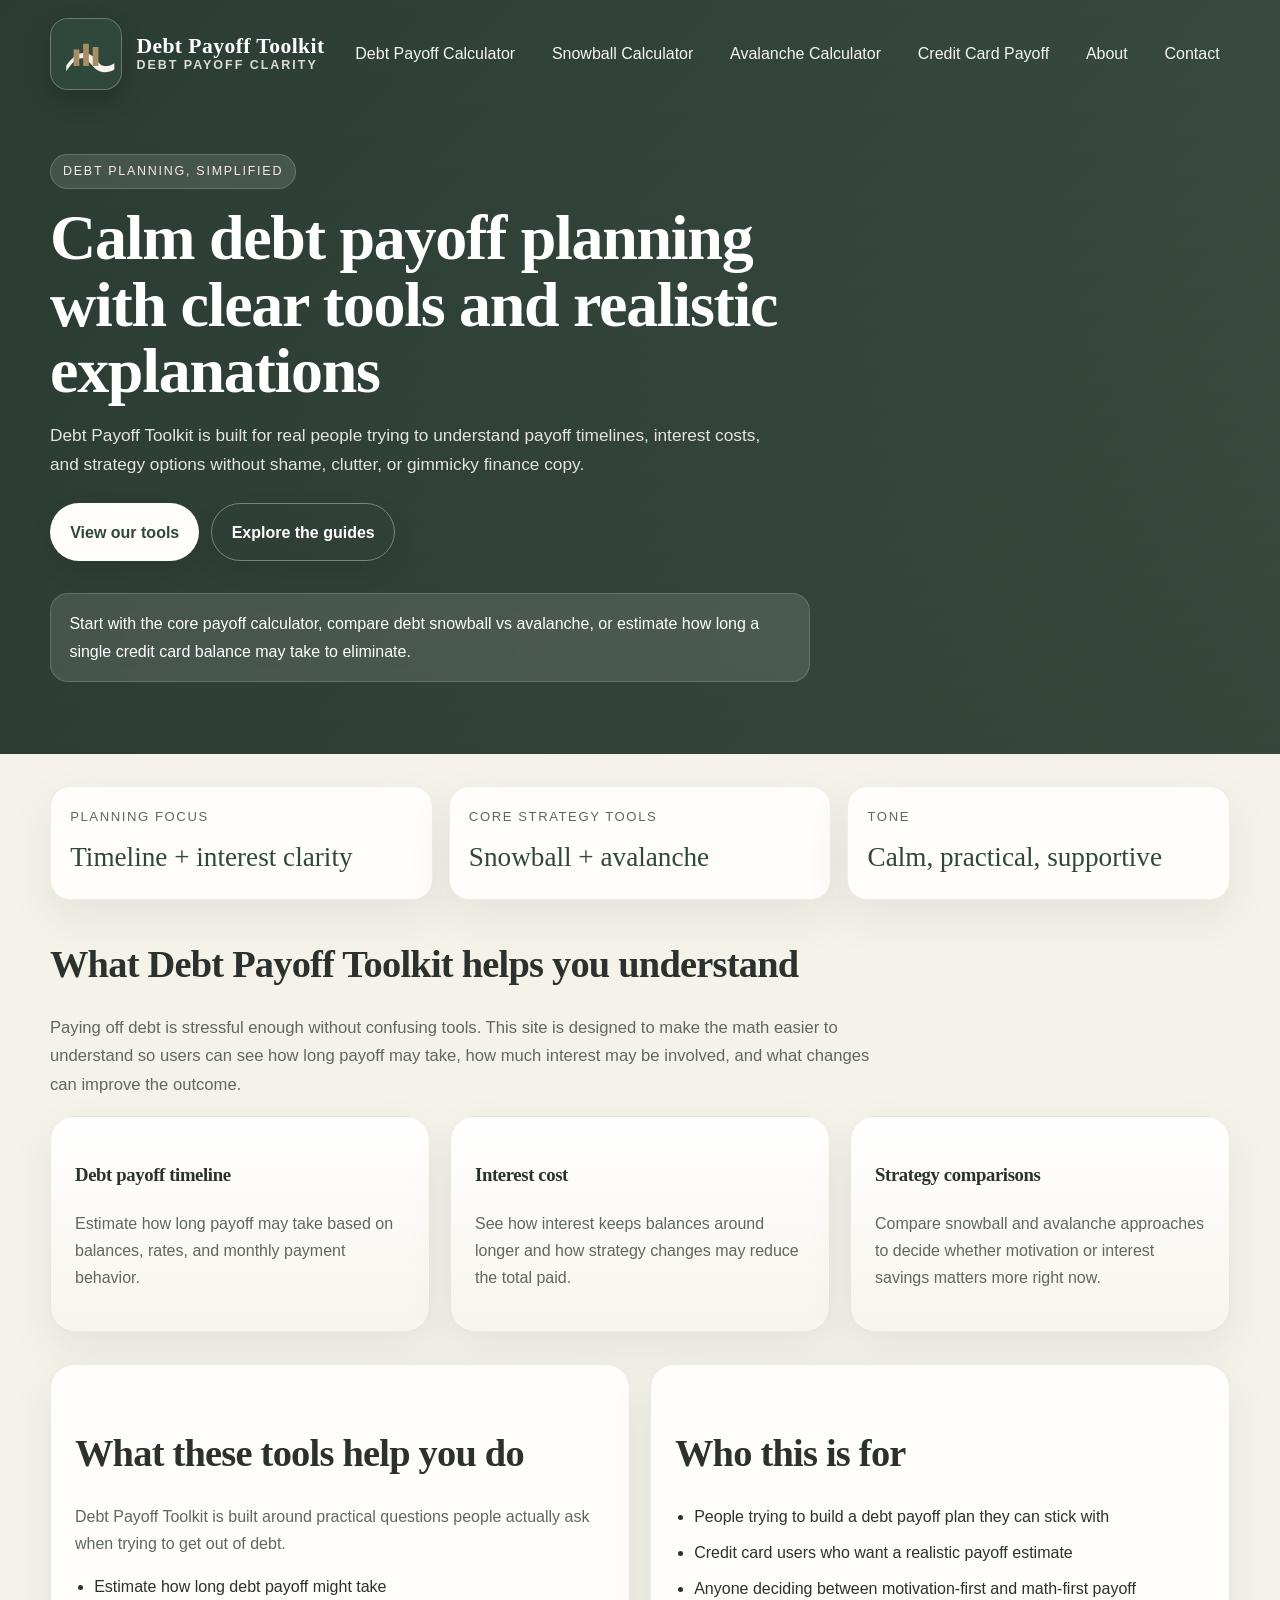
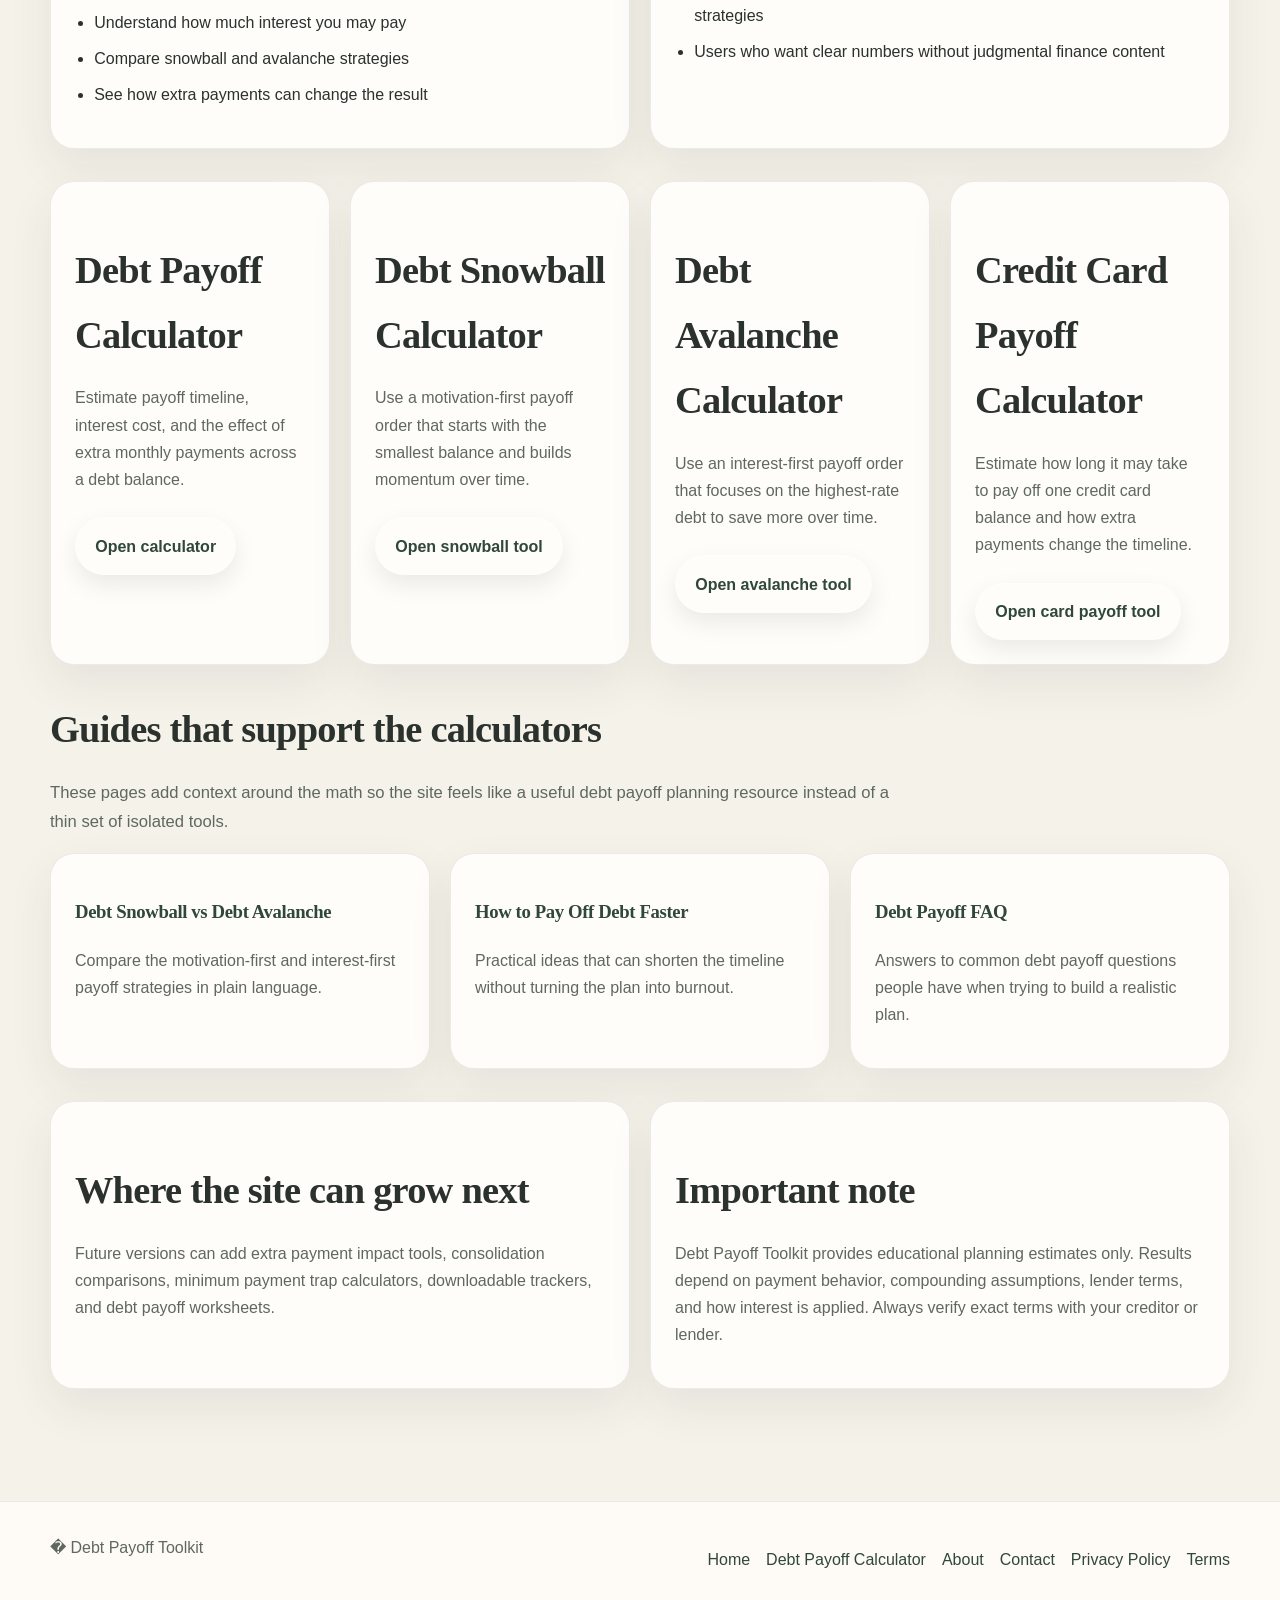
<file: index.html>
<!DOCTYPE html>
<html lang="en">
<head>
  <meta charset="UTF-8" />
  <meta name="viewport" content="width=device-width, initial-scale=1.0" />
  <title>Debt Payoff Toolkit | Debt Payoff Calculators and Planning Tools</title>
  <meta name="description" content="Debt Payoff Toolkit helps you estimate payoff timelines, compare snowball vs avalanche, and build a calmer, more realistic debt payoff plan." />
  <link rel="icon" type="image/svg+xml" href="assets/favicon.svg" />
  <link rel="stylesheet" href="styles.css" />
  <script src="scripts.js" defer></script>
</head>
<body>
  <header class="site-header">
    <div class="container">
      <div class="topbar">
        <a class="brand" href="index.html" aria-label="Debt Payoff Toolkit home">
          <img class="brand-logo" src="assets/debtpayofftoolkit-logo.svg" alt="Debt Payoff Toolkit logo" />
          <span class="brand-copy">
            <span class="brand-name">Debt Payoff Toolkit</span>
            <span class="brand-tag">Debt payoff clarity</span>
          </span>
        </a>
        <nav class="nav">
          <a href="debt-payoff-calculator.html">Debt Payoff Calculator</a>
          <a href="debt-snowball-calculator.html">Snowball Calculator</a>
          <a href="debt-avalanche-calculator.html">Avalanche Calculator</a>
          <a href="credit-card-payoff-calculator.html">Credit Card Payoff</a>
          <a href="about.html">About</a>
          <a href="contact.html">Contact</a>
        </nav>
      </div>
      <div class="hero">
        <span class="eyebrow">Debt planning, simplified</span>
        <h1>Calm debt payoff planning with clear tools and realistic explanations</h1>
        <p class="hero-subtitle">Debt Payoff Toolkit is built for real people trying to understand payoff timelines, interest costs, and strategy options without shame, clutter, or gimmicky finance copy.</p>
        <div class="hero-actions">
          <a class="button" href="#tools">View our tools</a>
          <a class="button secondary" href="#guides">Explore the guides</a>
        </div>
        <div class="hero-panel">Start with the core payoff calculator, compare debt snowball vs avalanche, or estimate how long a single credit card balance may take to eliminate.</div>
      </div>
    </div>
  </header>

  <main class="page-shell">
    <div class="container">
      <section class="section stat-grid">
        <div class="stat">
          <div class="stat-label">Planning focus</div>
          <div class="stat-value">Timeline + interest clarity</div>
        </div>
        <div class="stat">
          <div class="stat-label">Core strategy tools</div>
          <div class="stat-value">Snowball + avalanche</div>
        </div>
        <div class="stat">
          <div class="stat-label">Tone</div>
          <div class="stat-value">Calm, practical, supportive</div>
        </div>
      </section>

      <section class="section">
        <h2>What Debt Payoff Toolkit helps you understand</h2>
        <p class="lead">Paying off debt is stressful enough without confusing tools. This site is designed to make the math easier to understand so users can see how long payoff may take, how much interest may be involved, and what changes can improve the outcome.</p>
        <div class="grid">
          <div class="card feature-card">
            <h3>Debt payoff timeline</h3>
            <p>Estimate how long payoff may take based on balances, rates, and monthly payment behavior.</p>
          </div>
          <div class="card feature-card">
            <h3>Interest cost</h3>
            <p>See how interest keeps balances around longer and how strategy changes may reduce the total paid.</p>
          </div>
          <div class="card feature-card">
            <h3>Strategy comparisons</h3>
            <p>Compare snowball and avalanche approaches to decide whether motivation or interest savings matters more right now.</p>
          </div>
        </div>
      </section>

      <section class="section grid">
        <div class="card">
          <h2>What these tools help you do</h2>
          <p>Debt Payoff Toolkit is built around practical questions people actually ask when trying to get out of debt.</p>
          <ul class="checklist">
            <li>Estimate how long debt payoff might take</li>
            <li>Understand how much interest you may pay</li>
            <li>Compare snowball and avalanche strategies</li>
            <li>See how extra payments can change the result</li>
          </ul>
        </div>
        <div class="card">
          <h2>Who this is for</h2>
          <ul class="checklist">
            <li>People trying to build a debt payoff plan they can stick with</li>
            <li>Credit card users who want a realistic payoff estimate</li>
            <li>Anyone deciding between motivation-first and math-first payoff strategies</li>
            <li>Users who want clear numbers without judgmental finance content</li>
          </ul>
        </div>
      </section>

      <section id="tools" class="section grid">
        <div class="card"><h2>Debt Payoff Calculator</h2><p>Estimate payoff timeline, interest cost, and the effect of extra monthly payments across a debt balance.</p><div class="hero-actions"><a class="button" href="debt-payoff-calculator.html">Open calculator</a></div></div>
        <div class="card"><h2>Debt Snowball Calculator</h2><p>Use a motivation-first payoff order that starts with the smallest balance and builds momentum over time.</p><div class="hero-actions"><a class="button" href="debt-snowball-calculator.html">Open snowball tool</a></div></div>
        <div class="card"><h2>Debt Avalanche Calculator</h2><p>Use an interest-first payoff order that focuses on the highest-rate debt to save more over time.</p><div class="hero-actions"><a class="button" href="debt-avalanche-calculator.html">Open avalanche tool</a></div></div>
        <div class="card"><h2>Credit Card Payoff Calculator</h2><p>Estimate how long it may take to pay off one credit card balance and how extra payments change the timeline.</p><div class="hero-actions"><a class="button" href="credit-card-payoff-calculator.html">Open card payoff tool</a></div></div>
      </section>

      <section id="guides" class="section">
        <h2>Guides that support the calculators</h2>
        <p class="lead">These pages add context around the math so the site feels like a useful debt payoff planning resource instead of a thin set of isolated tools.</p>
        <div class="grid">
          <a class="card" href="snowball-vs-avalanche.html"><h3>Debt Snowball vs Debt Avalanche</h3><p>Compare the motivation-first and interest-first payoff strategies in plain language.</p></a>
          <a class="card" href="how-to-pay-off-debt-faster.html"><h3>How to Pay Off Debt Faster</h3><p>Practical ideas that can shorten the timeline without turning the plan into burnout.</p></a>
          <a class="card" href="debt-payoff-faq.html"><h3>Debt Payoff FAQ</h3><p>Answers to common debt payoff questions people have when trying to build a realistic plan.</p></a>
        </div>
      </section>

      <section class="section grid">
        <div class="card"><h2>Where the site can grow next</h2><p>Future versions can add extra payment impact tools, consolidation comparisons, minimum payment trap calculators, downloadable trackers, and debt payoff worksheets.</p></div>
        <div class="card"><h2>Important note</h2><p class="muted">Debt Payoff Toolkit provides educational planning estimates only. Results depend on payment behavior, compounding assumptions, lender terms, and how interest is applied. Always verify exact terms with your creditor or lender.</p></div>
      </section>
    </div>
  </main>

  <footer class="site-footer"><div class="container"><div>� Debt Payoff Toolkit</div><div class="footer-links"><a href="index.html">Home</a><a href="debt-payoff-calculator.html">Debt Payoff Calculator</a><a href="about.html">About</a><a href="contact.html">Contact</a><a href="privacy.html">Privacy Policy</a><a href="terms.html">Terms</a></div></div></footer>
</body>
</html>
</file>
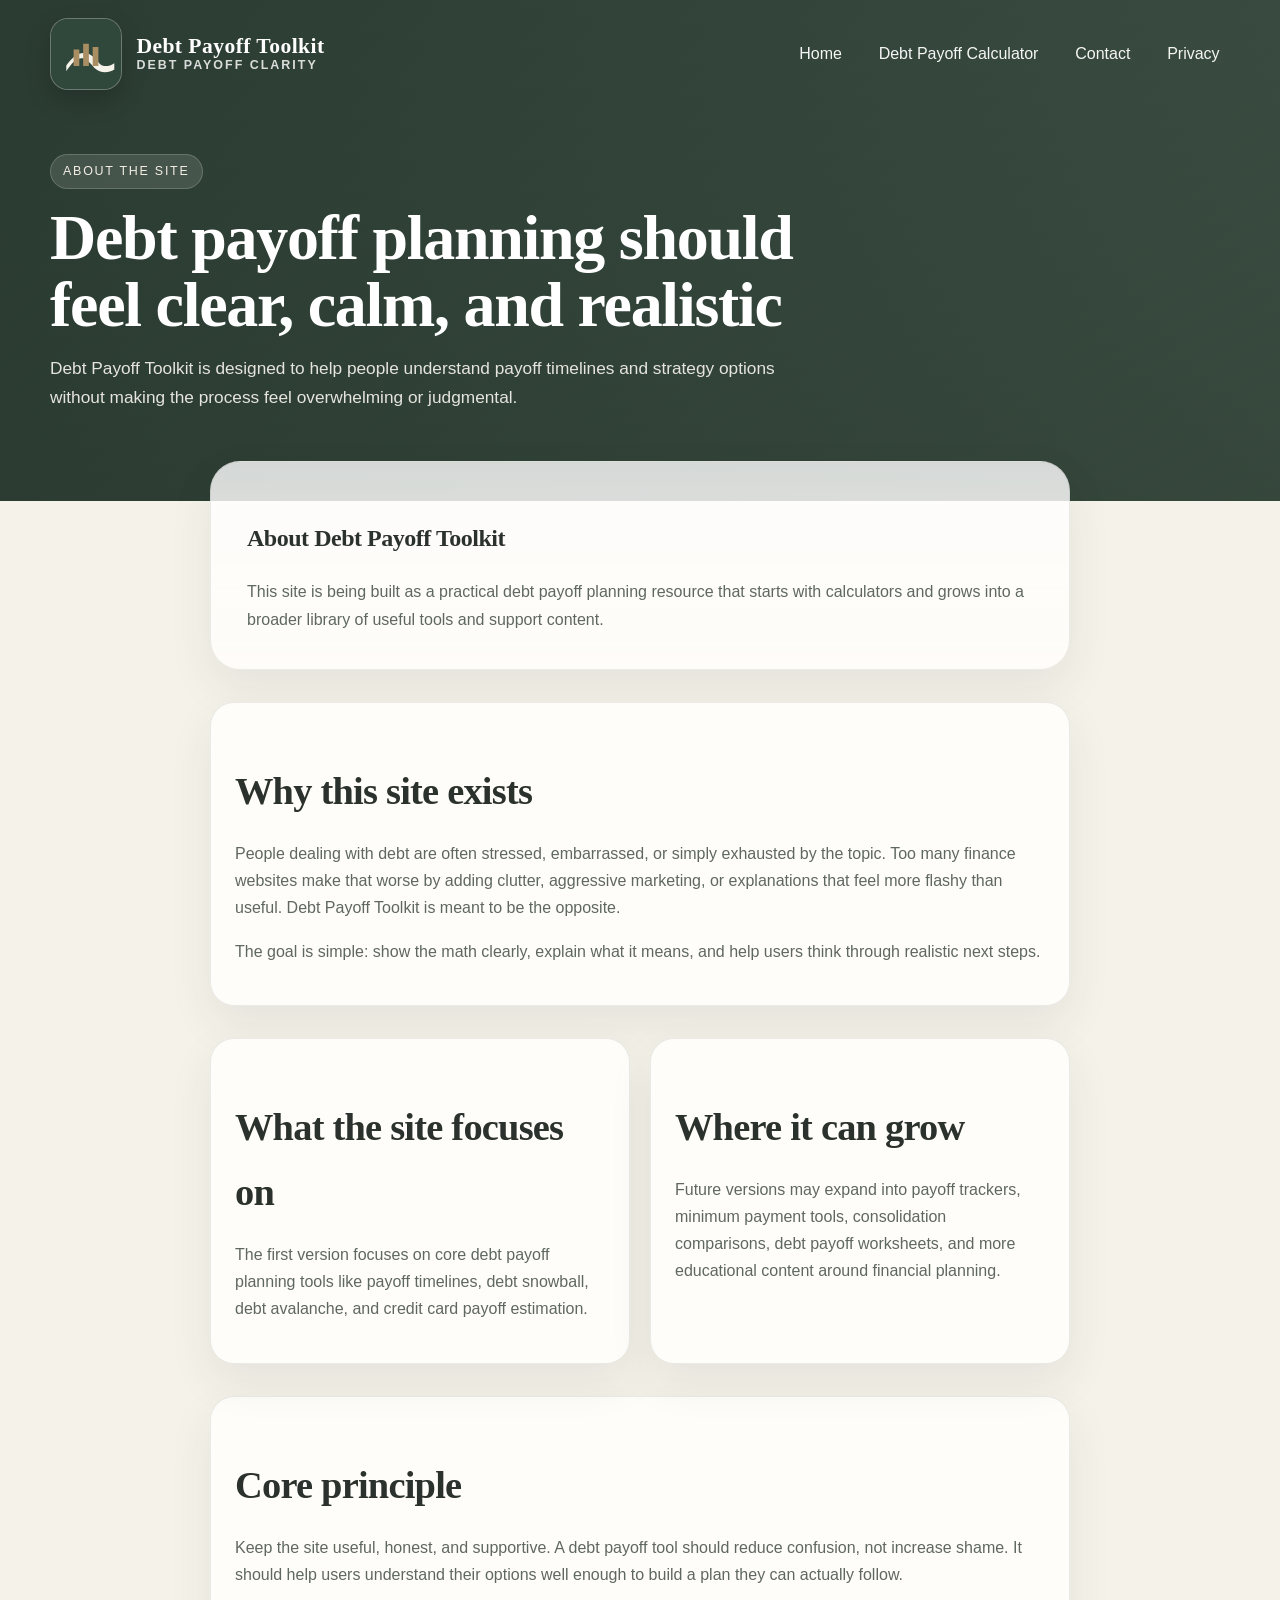
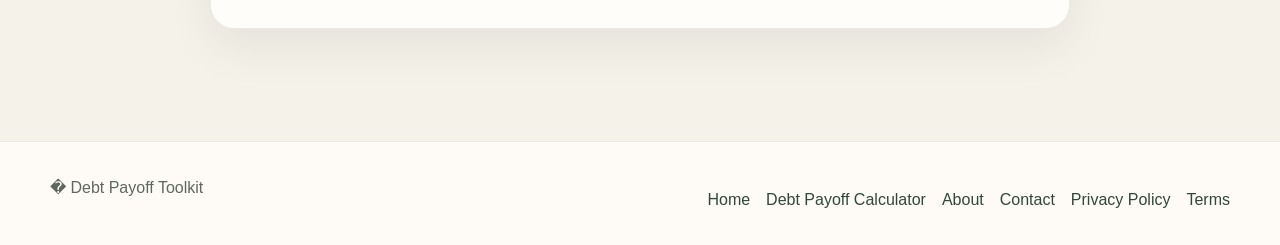
<file: about.html>
<!DOCTYPE html>
<html lang="en">
<head><meta charset="UTF-8" /><meta name="viewport" content="width=device-width, initial-scale=1.0" /><title>About | Debt Payoff Toolkit</title><meta name="description" content="Learn what Debt Payoff Toolkit is building and why the site focuses on simple, practical debt payoff planning tools." /><link rel="icon" type="image/svg+xml" href="assets/favicon.svg" /><link rel="stylesheet" href="styles.css" /><script src="scripts.js" defer></script></head>
<body><header class="site-header"><div class="container"><div class="topbar"><a class="brand" href="index.html" aria-label="Debt Payoff Toolkit home"><img class="brand-logo" src="assets/debtpayofftoolkit-logo.svg" alt="Debt Payoff Toolkit logo" /><span class="brand-copy"><span class="brand-name">Debt Payoff Toolkit</span><span class="brand-tag">Debt payoff clarity</span></span></a><nav class="nav"><a href="index.html">Home</a><a href="debt-payoff-calculator.html">Debt Payoff Calculator</a><a href="contact.html">Contact</a><a href="privacy.html">Privacy</a></nav></div><div class="hero"><span class="eyebrow">About the site</span><h1>Debt payoff planning should feel clear, calm, and realistic</h1><p class="hero-subtitle">Debt Payoff Toolkit is designed to help people understand payoff timelines and strategy options without making the process feel overwhelming or judgmental.</p></div></div></header><main class="page-shell"><div class="container article-layout"><section class="page-hero"><h1>About Debt Payoff Toolkit</h1><p>This site is being built as a practical debt payoff planning resource that starts with calculators and grows into a broader library of useful tools and support content.</p></section><section class="section"><div class="card"><h2>Why this site exists</h2><p>People dealing with debt are often stressed, embarrassed, or simply exhausted by the topic. Too many finance websites make that worse by adding clutter, aggressive marketing, or explanations that feel more flashy than useful. Debt Payoff Toolkit is meant to be the opposite.</p><p>The goal is simple: show the math clearly, explain what it means, and help users think through realistic next steps.</p></div></section><section class="section grid"><div class="card"><h2>What the site focuses on</h2><p>The first version focuses on core debt payoff planning tools like payoff timelines, debt snowball, debt avalanche, and credit card payoff estimation.</p></div><div class="card"><h2>Where it can grow</h2><p>Future versions may expand into payoff trackers, minimum payment tools, consolidation comparisons, debt payoff worksheets, and more educational content around financial planning.</p></div></section><section class="section"><div class="card"><h2>Core principle</h2><p>Keep the site useful, honest, and supportive. A debt payoff tool should reduce confusion, not increase shame. It should help users understand their options well enough to build a plan they can actually follow.</p></div></section></div></main><footer class="site-footer"><div class="container"><div>� Debt Payoff Toolkit</div><div class="footer-links"><a href="index.html">Home</a><a href="debt-payoff-calculator.html">Debt Payoff Calculator</a><a href="about.html">About</a><a href="contact.html">Contact</a><a href="privacy.html">Privacy Policy</a><a href="terms.html">Terms</a></div></div></footer></body></html>
</file>
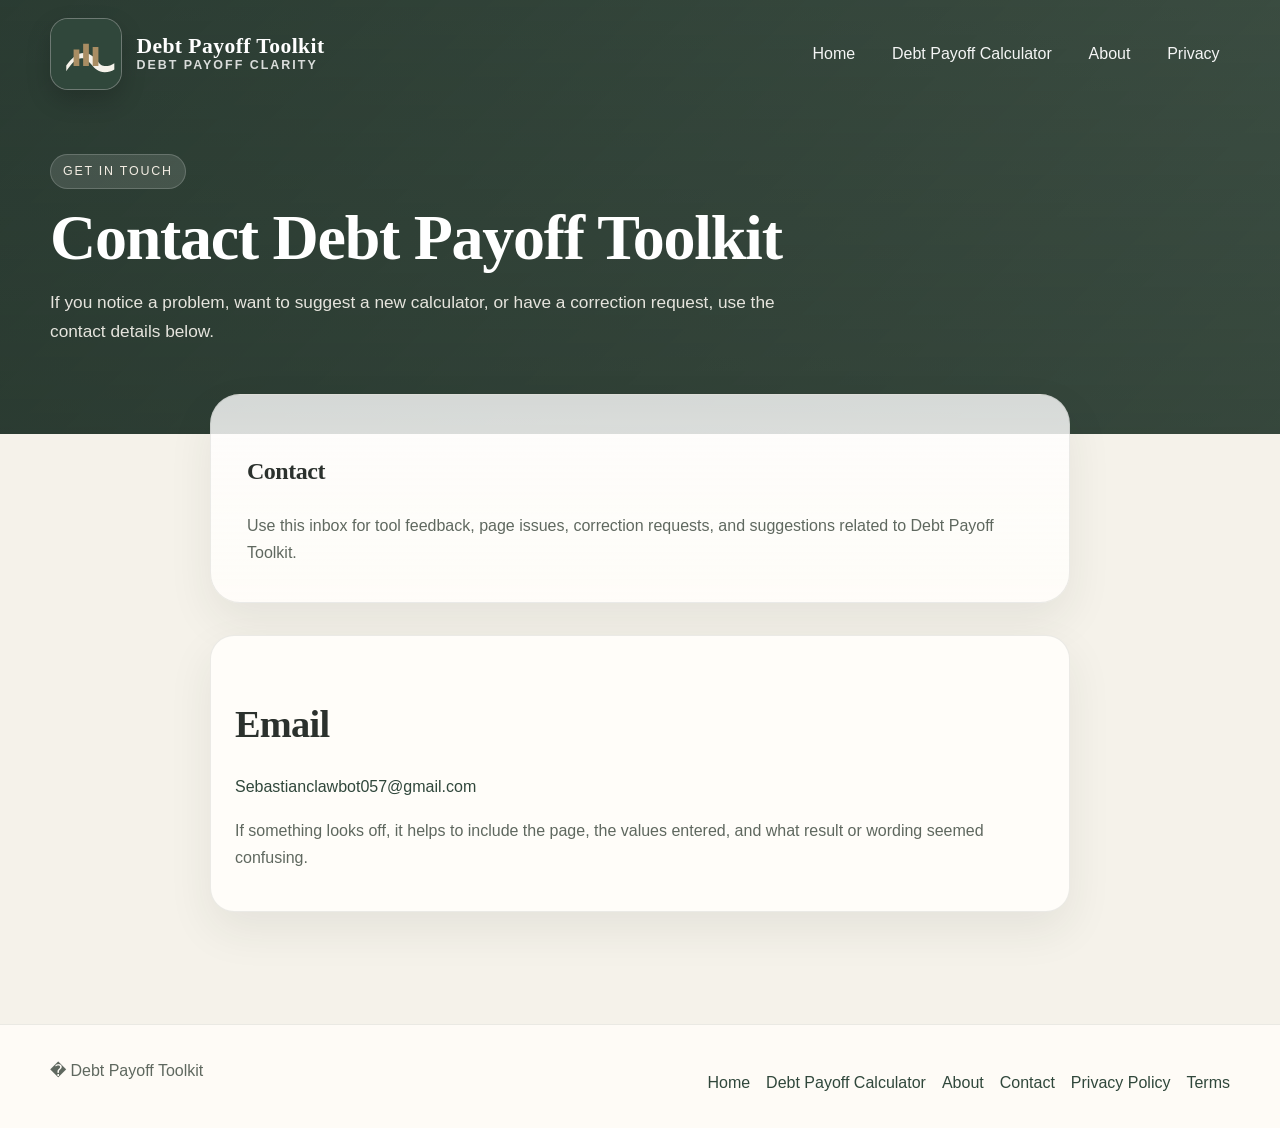
<file: contact.html>
<!DOCTYPE html>
<html lang="en">
<head><meta charset="UTF-8" /><meta name="viewport" content="width=device-width, initial-scale=1.0" /><title>Contact | Debt Payoff Toolkit</title><meta name="description" content="Contact Debt Payoff Toolkit for corrections, feedback, tool requests, or site questions." /><link rel="icon" type="image/svg+xml" href="assets/favicon.svg" /><link rel="stylesheet" href="styles.css" /><script src="scripts.js" defer></script></head>
<body><header class="site-header"><div class="container"><div class="topbar"><a class="brand" href="index.html" aria-label="Debt Payoff Toolkit home"><img class="brand-logo" src="assets/debtpayofftoolkit-logo.svg" alt="Debt Payoff Toolkit logo" /><span class="brand-copy"><span class="brand-name">Debt Payoff Toolkit</span><span class="brand-tag">Debt payoff clarity</span></span></a><nav class="nav"><a href="index.html">Home</a><a href="debt-payoff-calculator.html">Debt Payoff Calculator</a><a href="about.html">About</a><a href="privacy.html">Privacy</a></nav></div><div class="hero"><span class="eyebrow">Get in touch</span><h1>Contact Debt Payoff Toolkit</h1><p class="hero-subtitle">If you notice a problem, want to suggest a new calculator, or have a correction request, use the contact details below.</p></div></div></header><main class="page-shell"><div class="container article-layout"><section class="page-hero"><h1>Contact</h1><p>Use this inbox for tool feedback, page issues, correction requests, and suggestions related to Debt Payoff Toolkit.</p></section><section class="section"><div class="card"><h2>Email</h2><p><a href="mailto:Sebastianclawbot057@gmail.com">Sebastianclawbot057@gmail.com</a></p><p class="muted">If something looks off, it helps to include the page, the values entered, and what result or wording seemed confusing.</p></div></section></div></main><footer class="site-footer"><div class="container"><div>� Debt Payoff Toolkit</div><div class="footer-links"><a href="index.html">Home</a><a href="debt-payoff-calculator.html">Debt Payoff Calculator</a><a href="about.html">About</a><a href="contact.html">Contact</a><a href="privacy.html">Privacy Policy</a><a href="terms.html">Terms</a></div></div></footer></body></html>
</file>
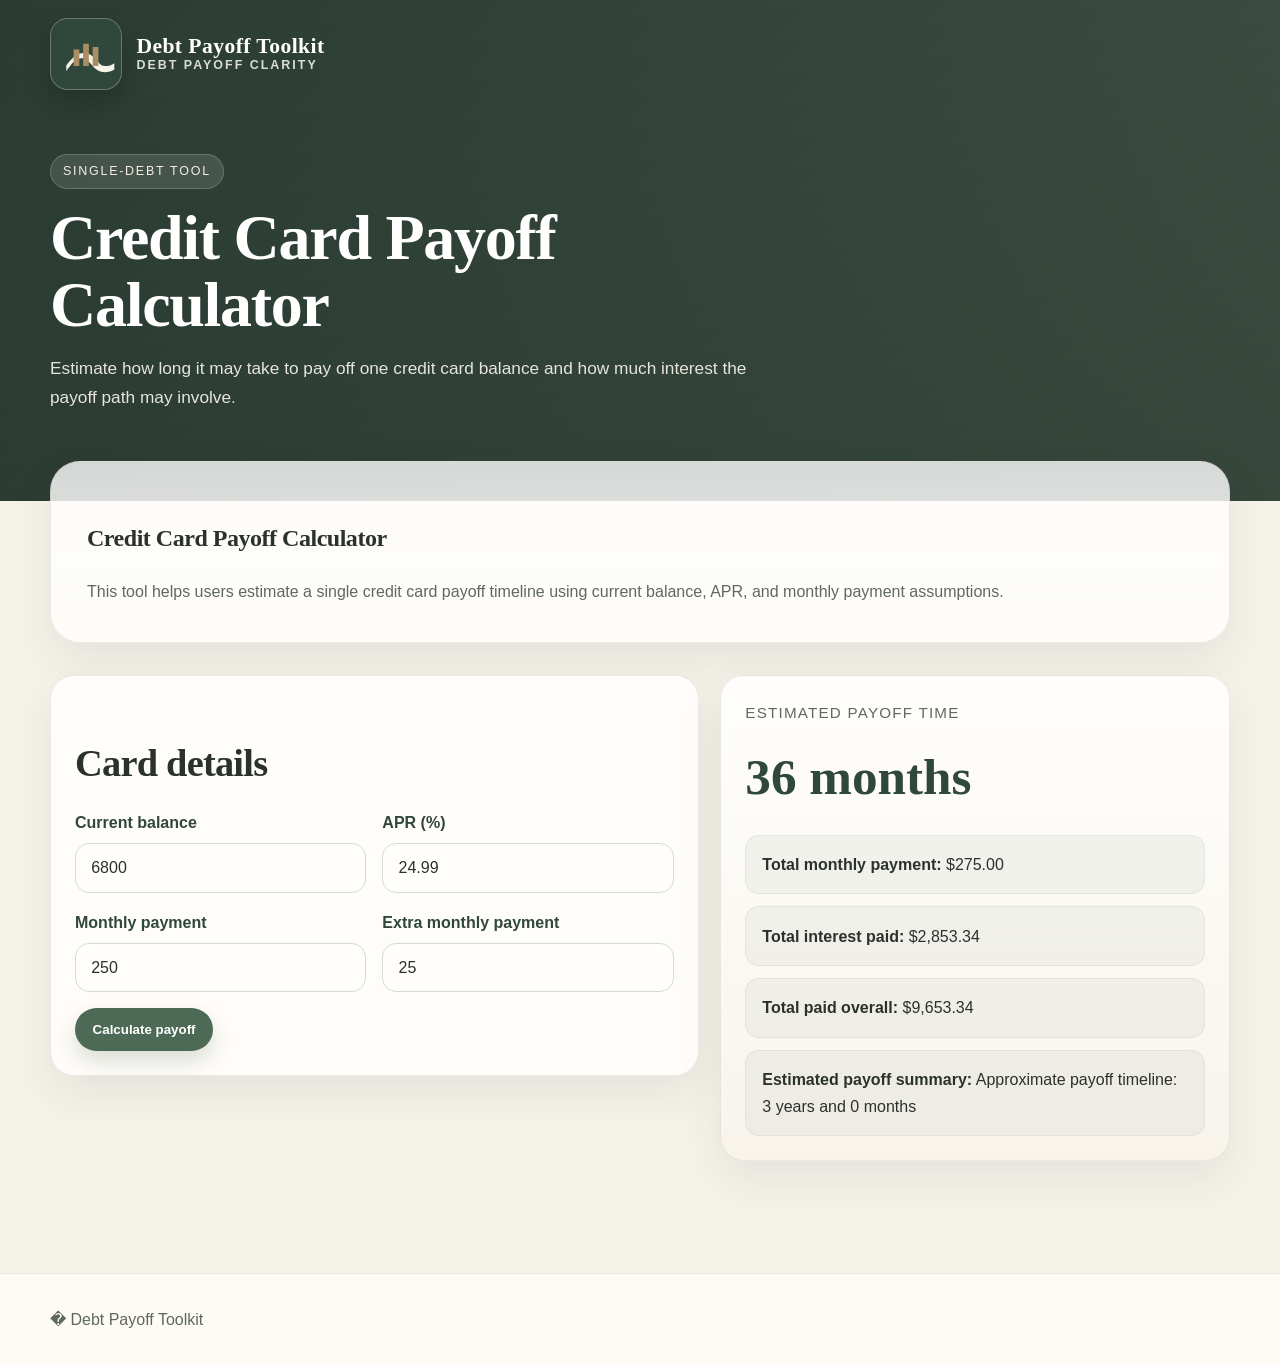
<file: credit-card-payoff-calculator.html>
<!DOCTYPE html><html lang="en"><head><meta charset="UTF-8" /><meta name="viewport" content="width=device-width, initial-scale=1.0" /><title>Credit Card Payoff Calculator | Debt Payoff Toolkit</title><meta name="description" content="Estimate how long it may take to pay off one credit card balance and how much interest may be involved." /><link rel="icon" type="image/svg+xml" href="assets/favicon.svg" /><link rel="stylesheet" href="styles.css" /><script src="scripts.js" defer></script></head><body><header class="site-header"><div class="container"><div class="topbar"><a class="brand" href="index.html"><img class="brand-logo" src="assets/debtpayofftoolkit-logo.svg" alt="Debt Payoff Toolkit logo" /><span class="brand-copy"><span class="brand-name">Debt Payoff Toolkit</span><span class="brand-tag">Debt payoff clarity</span></span></a></div><div class="hero"><span class="eyebrow">Single-debt tool</span><h1>Credit Card Payoff Calculator</h1><p class="hero-subtitle">Estimate how long it may take to pay off one credit card balance and how much interest the payoff path may involve.</p></div></div></header><main class="page-shell"><div class="container"><section class="page-hero"><h1>Credit Card Payoff Calculator</h1><p>This tool helps users estimate a single credit card payoff timeline using current balance, APR, and monthly payment assumptions.</p></section><section class="section calculator-layout"><div class="card"><h2>Card details</h2><div class="input-grid"><div><label for="cardBalance">Current balance</label><input id="cardBalance" type="number" value="6800" /></div><div><label for="cardRate">APR (%)</label><input id="cardRate" type="number" value="24.99" /></div><div><label for="cardMonthlyPayment">Monthly payment</label><input id="cardMonthlyPayment" type="number" value="250" /></div><div><label for="cardExtraPayment">Extra monthly payment</label><input id="cardExtraPayment" type="number" value="25" /></div></div><div class="actions"><button id="calculateCardPayoff" type="button">Calculate payoff</button></div></div><div class="result-box"><div class="result-label">Estimated payoff time</div><div id="cardPayoffMonths" class="result-value">�</div><div class="table-like"><div class="table-row"><strong>Total monthly payment:</strong> <span id="cardPayoffTotalMonthly">$0</span></div><div class="table-row"><strong>Total interest paid:</strong> <span id="cardPayoffInterest">$0</span></div><div class="table-row"><strong>Total paid overall:</strong> <span id="cardPayoffTotalPaid">$0</span></div><div class="table-row"><strong>Estimated payoff summary:</strong> <span id="cardPayoffSummary">�</span></div></div></div></section></div></main><footer class="site-footer"><div class="container"><div>� Debt Payoff Toolkit</div></div></footer></body></html>
</file>
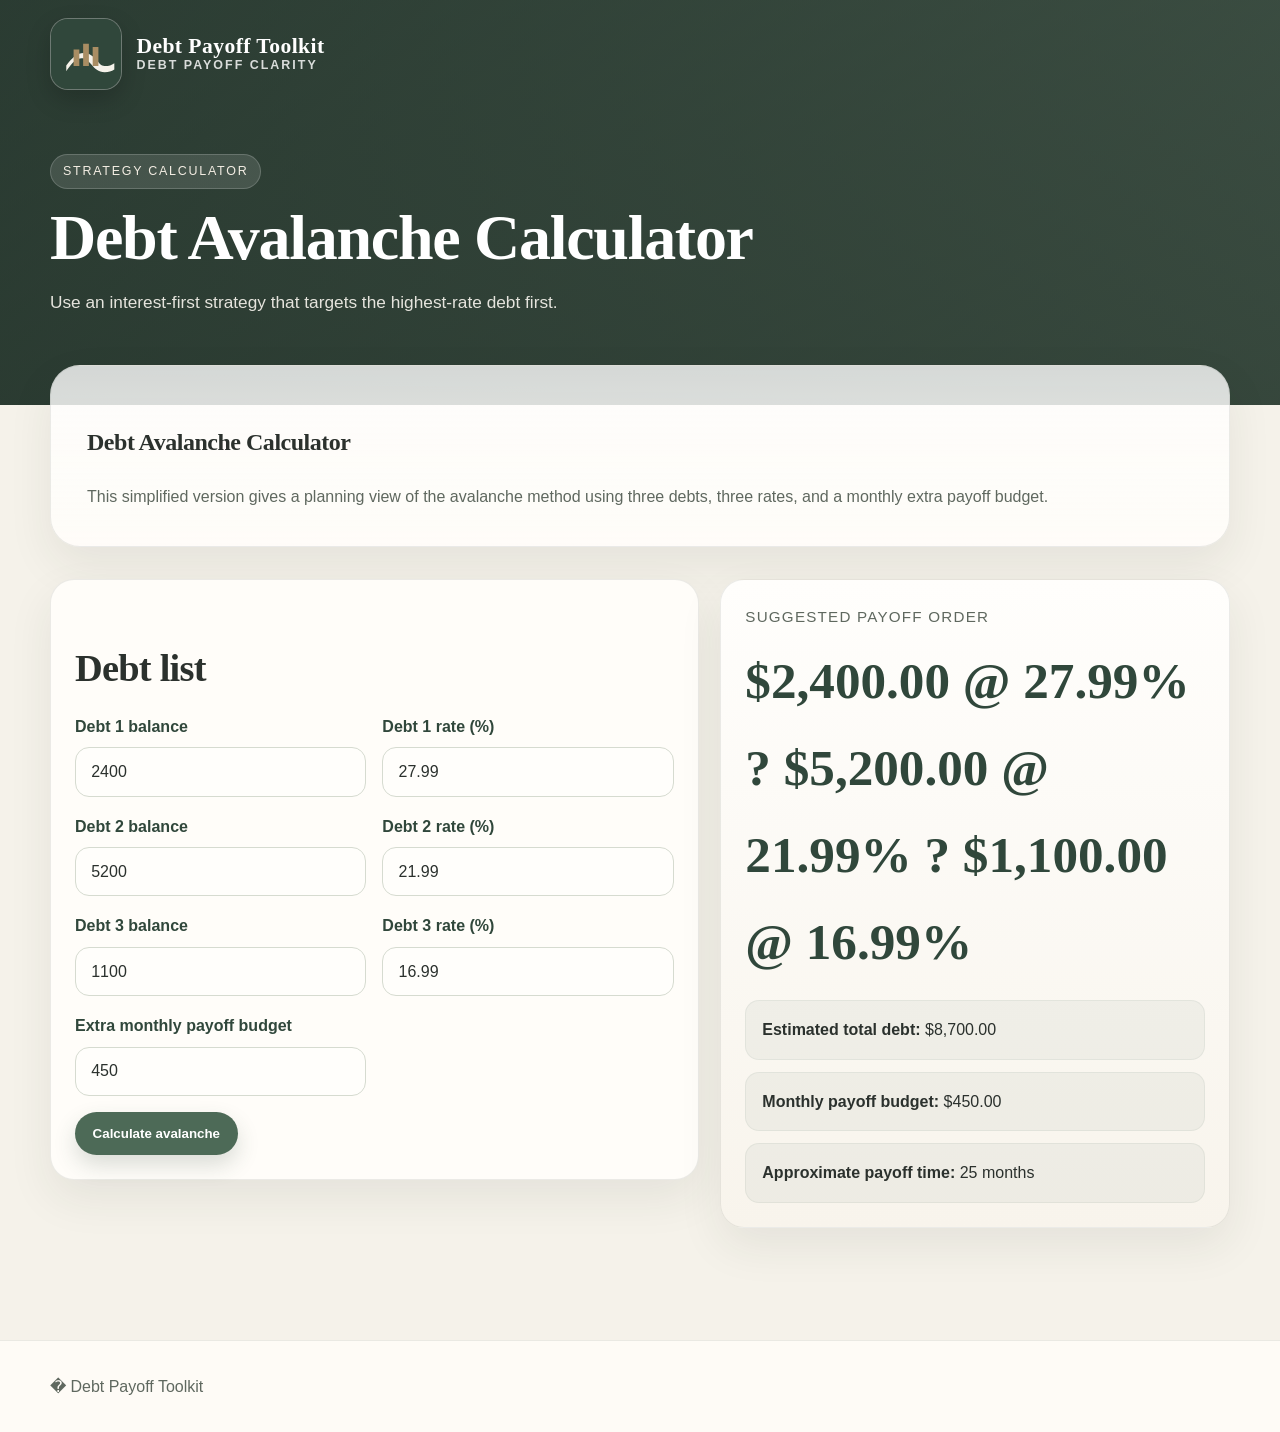
<file: debt-avalanche-calculator.html>
<!DOCTYPE html><html lang="en"><head><meta charset="UTF-8" /><meta name="viewport" content="width=device-width, initial-scale=1.0" /><title>Debt Avalanche Calculator | Debt Payoff Toolkit</title><meta name="description" content="Estimate a debt avalanche payoff order using the highest interest rate first." /><link rel="icon" type="image/svg+xml" href="assets/favicon.svg" /><link rel="stylesheet" href="styles.css" /><script src="scripts.js" defer></script></head><body><header class="site-header"><div class="container"><div class="topbar"><a class="brand" href="index.html"><img class="brand-logo" src="assets/debtpayofftoolkit-logo.svg" alt="Debt Payoff Toolkit logo" /><span class="brand-copy"><span class="brand-name">Debt Payoff Toolkit</span><span class="brand-tag">Debt payoff clarity</span></span></a></div><div class="hero"><span class="eyebrow">Strategy calculator</span><h1>Debt Avalanche Calculator</h1><p class="hero-subtitle">Use an interest-first strategy that targets the highest-rate debt first.</p></div></div></header><main class="page-shell"><div class="container"><section class="page-hero"><h1>Debt Avalanche Calculator</h1><p>This simplified version gives a planning view of the avalanche method using three debts, three rates, and a monthly extra payoff budget.</p></section><section class="section calculator-layout"><div class="card"><h2>Debt list</h2><div class="input-grid"><div><label for="avalancheDebt1">Debt 1 balance</label><input id="avalancheDebt1" type="number" value="2400" /></div><div><label for="avalancheRate1">Debt 1 rate (%)</label><input id="avalancheRate1" type="number" value="27.99" /></div><div><label for="avalancheDebt2">Debt 2 balance</label><input id="avalancheDebt2" type="number" value="5200" /></div><div><label for="avalancheRate2">Debt 2 rate (%)</label><input id="avalancheRate2" type="number" value="21.99" /></div><div><label for="avalancheDebt3">Debt 3 balance</label><input id="avalancheDebt3" type="number" value="1100" /></div><div><label for="avalancheRate3">Debt 3 rate (%)</label><input id="avalancheRate3" type="number" value="16.99" /></div><div><label for="avalancheMonthlyBudget">Extra monthly payoff budget</label><input id="avalancheMonthlyBudget" type="number" value="450" /></div></div><div class="actions"><button id="calculateAvalanche" type="button">Calculate avalanche</button></div></div><div class="result-box"><div class="result-label">Suggested payoff order</div><div id="avalancheOrder" class="result-value">�</div><div class="table-like"><div class="table-row"><strong>Estimated total debt:</strong> <span id="avalancheTotalDebt">$0</span></div><div class="table-row"><strong>Monthly payoff budget:</strong> <span id="avalancheBudgetDisplay">$0</span></div><div class="table-row"><strong>Approximate payoff time:</strong> <span id="avalancheMonths">�</span></div></div></div></section></div></main><footer class="site-footer"><div class="container"><div>� Debt Payoff Toolkit</div></div></footer></body></html>
</file>
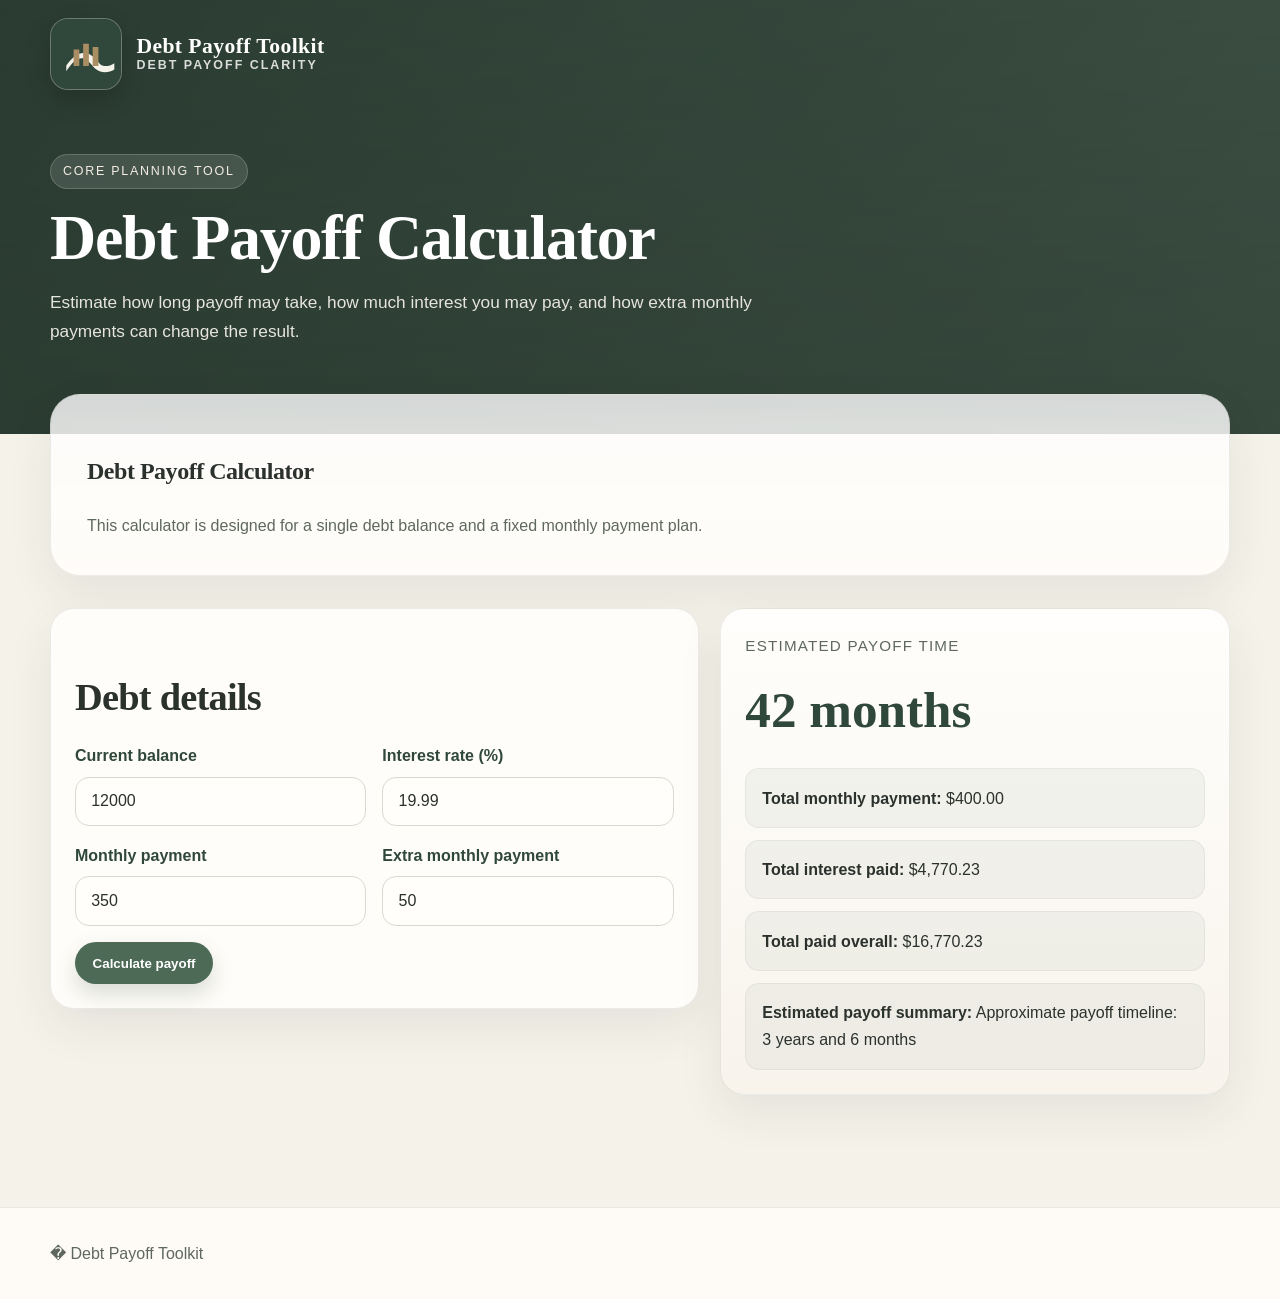
<file: debt-payoff-calculator.html>
<!DOCTYPE html><html lang="en"><head><meta charset="UTF-8" /><meta name="viewport" content="width=device-width, initial-scale=1.0" /><title>Debt Payoff Calculator | Debt Payoff Toolkit</title><meta name="description" content="Estimate debt payoff timeline, interest paid, and the impact of extra monthly payments with the Debt Payoff Toolkit calculator." /><link rel="icon" type="image/svg+xml" href="assets/favicon.svg" /><link rel="stylesheet" href="styles.css" /><script src="scripts.js" defer></script></head><body><header class="site-header"><div class="container"><div class="topbar"><a class="brand" href="index.html"><img class="brand-logo" src="assets/debtpayofftoolkit-logo.svg" alt="Debt Payoff Toolkit logo" /><span class="brand-copy"><span class="brand-name">Debt Payoff Toolkit</span><span class="brand-tag">Debt payoff clarity</span></span></a></div><div class="hero"><span class="eyebrow">Core planning tool</span><h1>Debt Payoff Calculator</h1><p class="hero-subtitle">Estimate how long payoff may take, how much interest you may pay, and how extra monthly payments can change the result.</p></div></div></header><main class="page-shell"><div class="container"><section class="page-hero"><h1>Debt Payoff Calculator</h1><p>This calculator is designed for a single debt balance and a fixed monthly payment plan.</p></section><section class="section calculator-layout"><div class="card"><h2>Debt details</h2><div class="input-grid"><div><label for="debtBalance">Current balance</label><input id="debtBalance" type="number" value="12000" /></div><div><label for="debtRate">Interest rate (%)</label><input id="debtRate" type="number" value="19.99" /></div><div><label for="debtMonthlyPayment">Monthly payment</label><input id="debtMonthlyPayment" type="number" value="350" /></div><div><label for="debtExtraPayment">Extra monthly payment</label><input id="debtExtraPayment" type="number" value="50" /></div></div><div class="actions"><button id="calculateDebtPayoff" type="button">Calculate payoff</button></div></div><div class="result-box"><div class="result-label">Estimated payoff time</div><div id="debtPayoffMonths" class="result-value">�</div><div class="table-like"><div class="table-row"><strong>Total monthly payment:</strong> <span id="debtPayoffTotalMonthly">$0</span></div><div class="table-row"><strong>Total interest paid:</strong> <span id="debtPayoffInterest">$0</span></div><div class="table-row"><strong>Total paid overall:</strong> <span id="debtPayoffTotalPaid">$0</span></div><div class="table-row"><strong>Estimated payoff summary:</strong> <span id="debtPayoffSummary">�</span></div></div></div></section></div></main><footer class="site-footer"><div class="container"><div>� Debt Payoff Toolkit</div></div></footer></body></html>
</file>
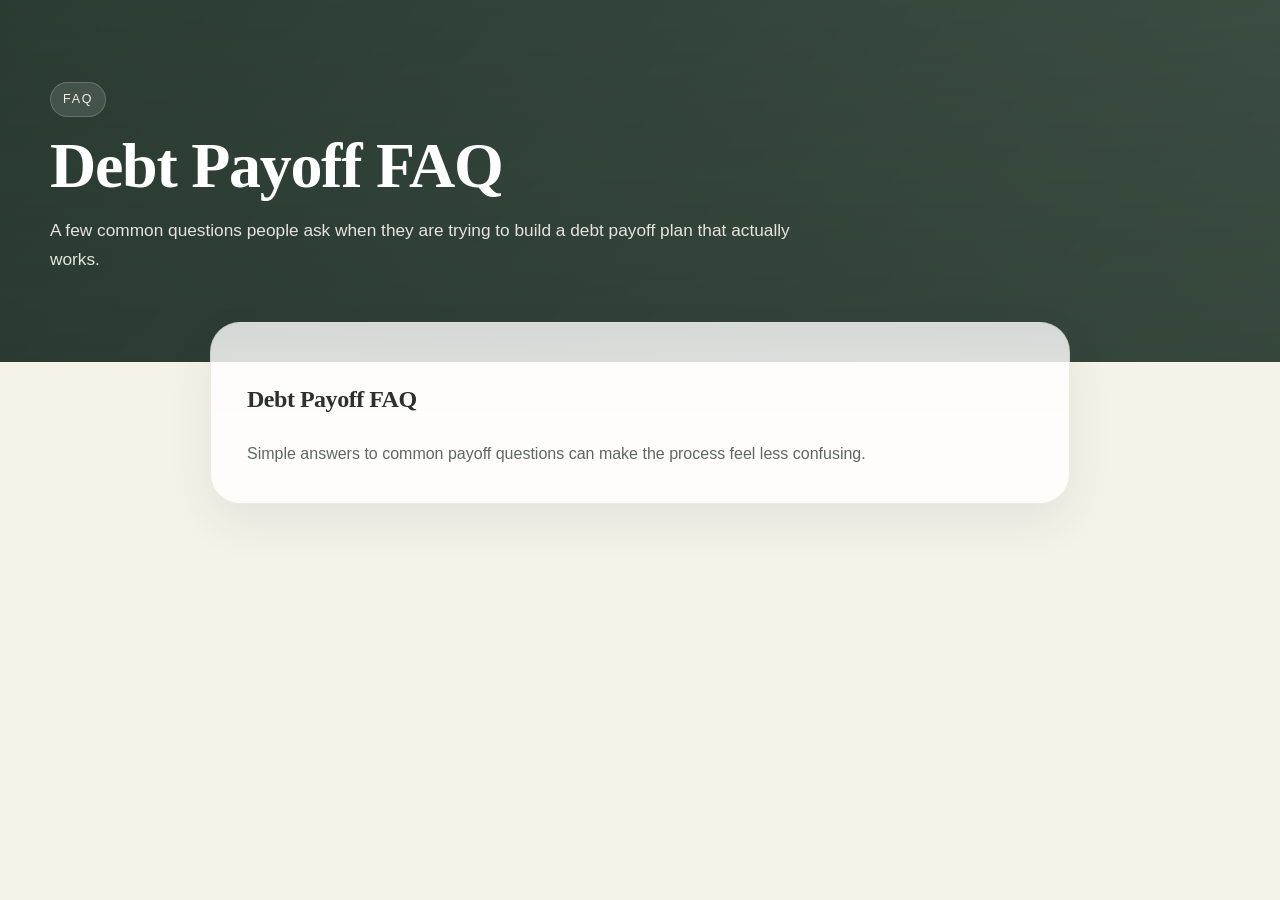
<file: debt-payoff-faq.html>
<!DOCTYPE html><html lang="en"><head><meta charset="UTF-8" /><meta name="viewport" content="width=device-width, initial-scale=1.0" /><title>Debt Payoff FAQ | Debt Payoff Toolkit</title><meta name="description" content="Answers to common debt payoff questions for people building a practical plan." /><link rel="icon" type="image/svg+xml" href="assets/favicon.svg" /><link rel="stylesheet" href="styles.css" /></head><body><header class="site-header"><div class="container"><div class="hero"><span class="eyebrow">FAQ</span><h1>Debt Payoff FAQ</h1><p class="hero-subtitle">A few common questions people ask when they are trying to build a debt payoff plan that actually works.</p></div></div></header><main class="page-shell"><div class="container article-layout"><section class="page-hero"><h1>Debt Payoff FAQ</h1><p>Simple answers to common payoff questions can make the process feel less confusing.</p></section></div></main></body></html>
</file>
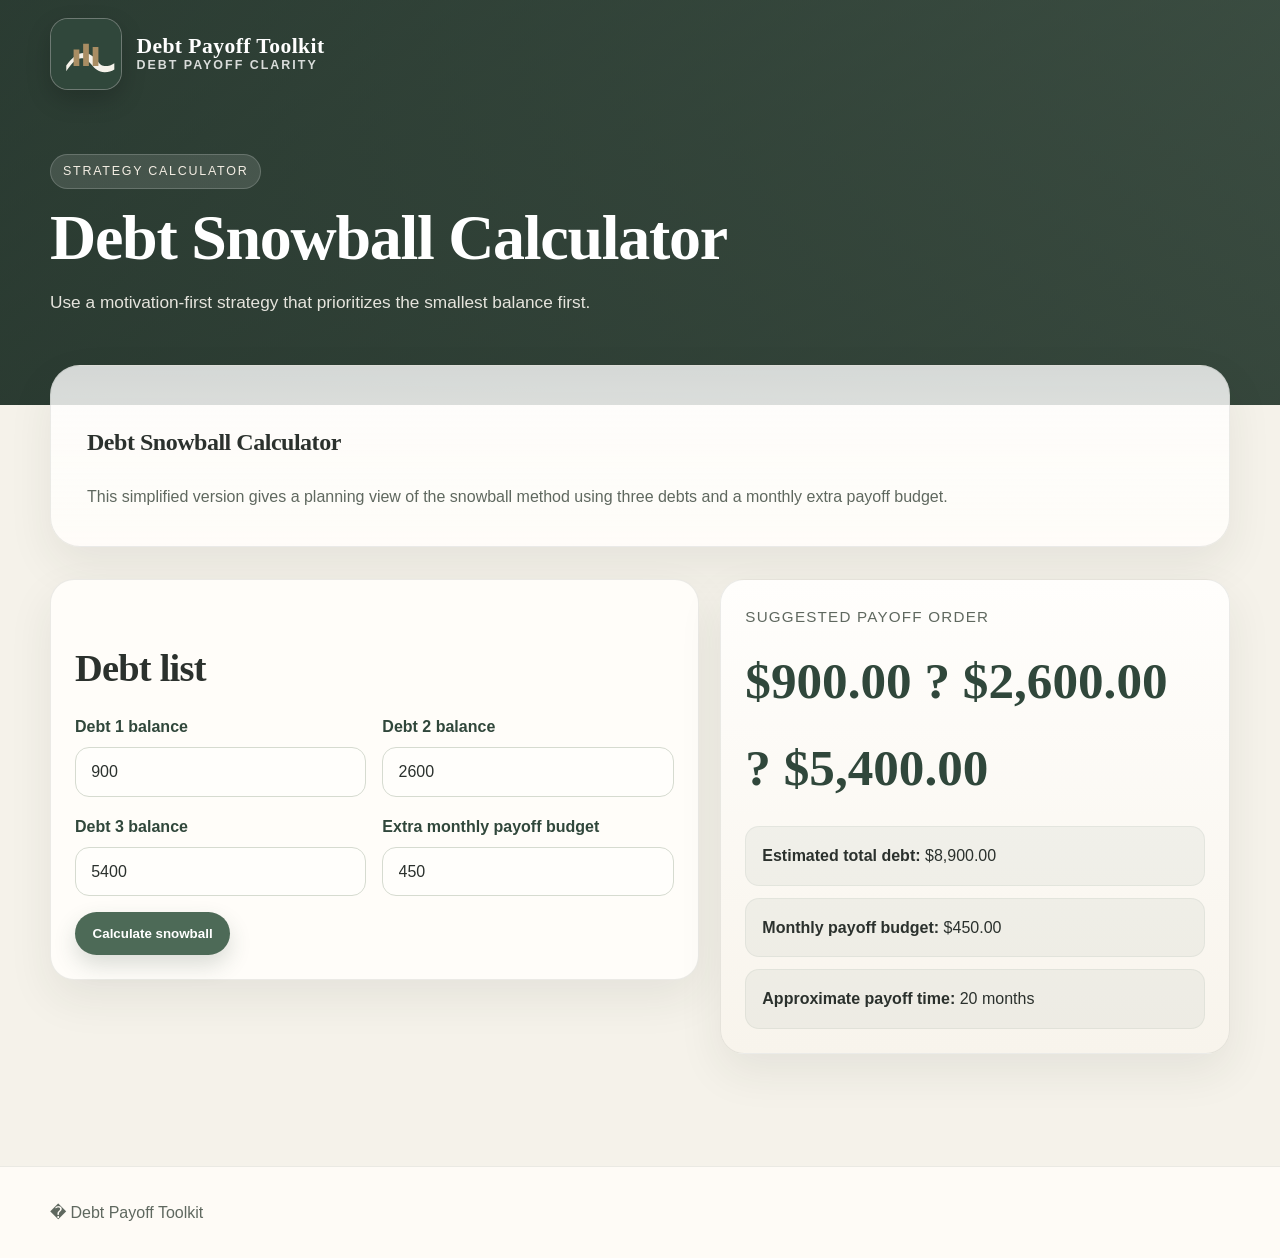
<file: debt-snowball-calculator.html>
<!DOCTYPE html><html lang="en"><head><meta charset="UTF-8" /><meta name="viewport" content="width=device-width, initial-scale=1.0" /><title>Debt Snowball Calculator | Debt Payoff Toolkit</title><meta name="description" content="Estimate a debt snowball payoff order using balances from smallest to largest." /><link rel="icon" type="image/svg+xml" href="assets/favicon.svg" /><link rel="stylesheet" href="styles.css" /><script src="scripts.js" defer></script></head><body><header class="site-header"><div class="container"><div class="topbar"><a class="brand" href="index.html"><img class="brand-logo" src="assets/debtpayofftoolkit-logo.svg" alt="Debt Payoff Toolkit logo" /><span class="brand-copy"><span class="brand-name">Debt Payoff Toolkit</span><span class="brand-tag">Debt payoff clarity</span></span></a></div><div class="hero"><span class="eyebrow">Strategy calculator</span><h1>Debt Snowball Calculator</h1><p class="hero-subtitle">Use a motivation-first strategy that prioritizes the smallest balance first.</p></div></div></header><main class="page-shell"><div class="container"><section class="page-hero"><h1>Debt Snowball Calculator</h1><p>This simplified version gives a planning view of the snowball method using three debts and a monthly extra payoff budget.</p></section><section class="section calculator-layout"><div class="card"><h2>Debt list</h2><div class="input-grid"><div><label for="snowballDebt1">Debt 1 balance</label><input id="snowballDebt1" type="number" value="900" /></div><div><label for="snowballDebt2">Debt 2 balance</label><input id="snowballDebt2" type="number" value="2600" /></div><div><label for="snowballDebt3">Debt 3 balance</label><input id="snowballDebt3" type="number" value="5400" /></div><div><label for="snowballMonthlyBudget">Extra monthly payoff budget</label><input id="snowballMonthlyBudget" type="number" value="450" /></div></div><div class="actions"><button id="calculateSnowball" type="button">Calculate snowball</button></div></div><div class="result-box"><div class="result-label">Suggested payoff order</div><div id="snowballOrder" class="result-value">�</div><div class="table-like"><div class="table-row"><strong>Estimated total debt:</strong> <span id="snowballTotalDebt">$0</span></div><div class="table-row"><strong>Monthly payoff budget:</strong> <span id="snowballBudgetDisplay">$0</span></div><div class="table-row"><strong>Approximate payoff time:</strong> <span id="snowballMonths">�</span></div></div></div></section></div></main><footer class="site-footer"><div class="container"><div>� Debt Payoff Toolkit</div></div></footer></body></html>
</file>
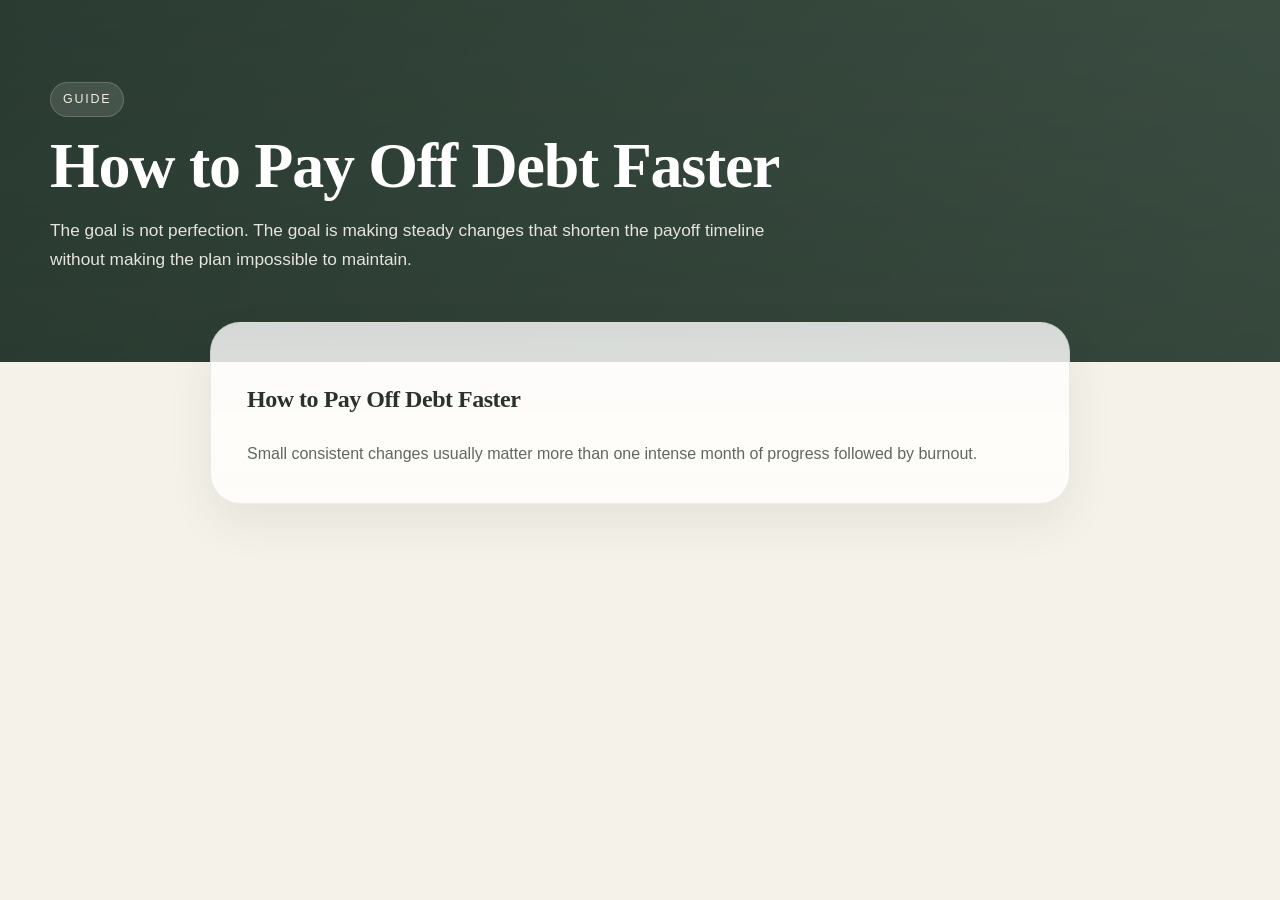
<file: how-to-pay-off-debt-faster.html>
<!DOCTYPE html><html lang="en"><head><meta charset="UTF-8" /><meta name="viewport" content="width=device-width, initial-scale=1.0" /><title>How to Pay Off Debt Faster | Debt Payoff Toolkit</title><meta name="description" content="Practical ways to pay off debt faster without turning the process into burnout." /><link rel="icon" type="image/svg+xml" href="assets/favicon.svg" /><link rel="stylesheet" href="styles.css" /></head><body><header class="site-header"><div class="container"><div class="hero"><span class="eyebrow">Guide</span><h1>How to Pay Off Debt Faster</h1><p class="hero-subtitle">The goal is not perfection. The goal is making steady changes that shorten the payoff timeline without making the plan impossible to maintain.</p></div></div></header><main class="page-shell"><div class="container article-layout"><section class="page-hero"><h1>How to Pay Off Debt Faster</h1><p>Small consistent changes usually matter more than one intense month of progress followed by burnout.</p></section></div></main></body></html>
</file>
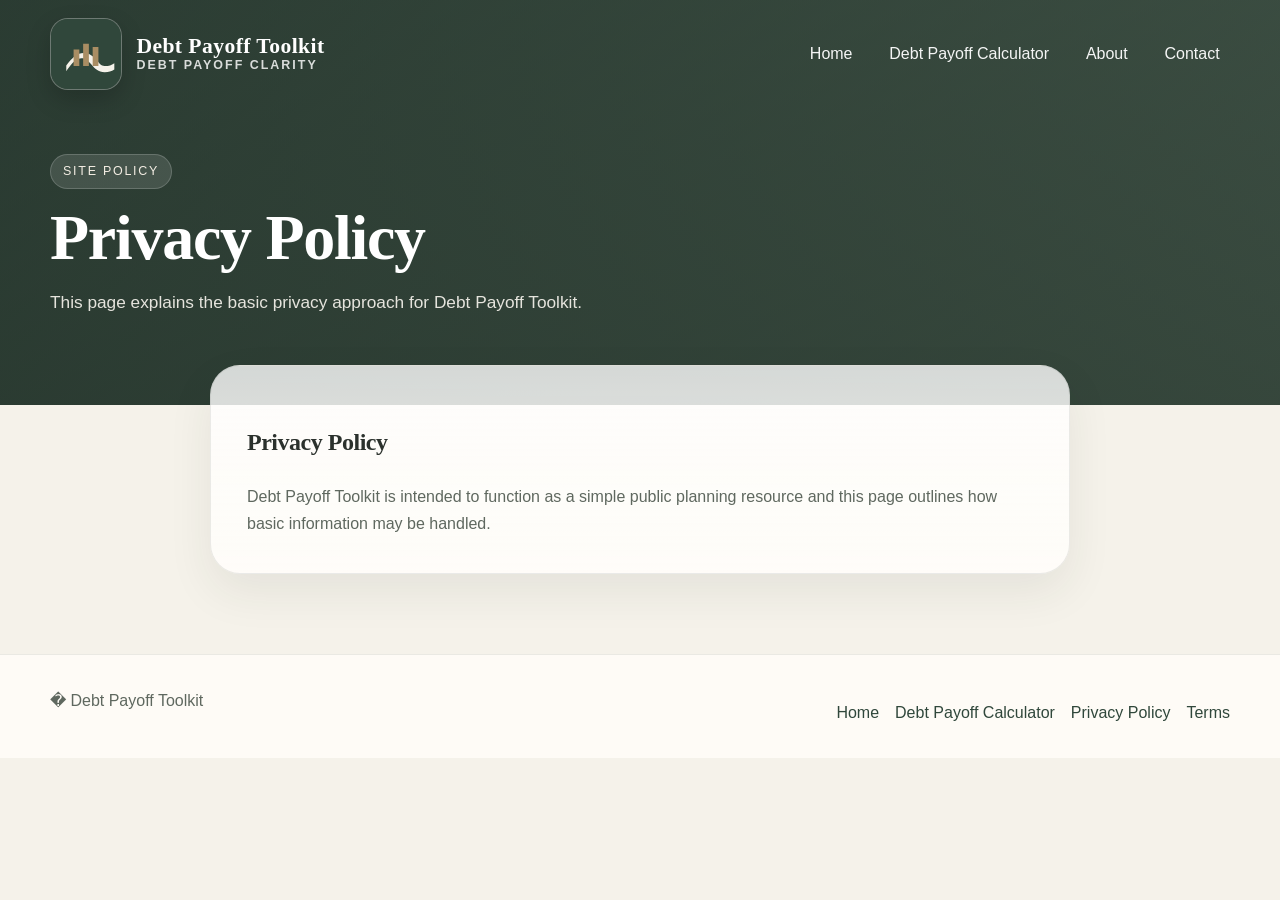
<file: privacy.html>
<!DOCTYPE html>
<html lang="en">
<head><meta charset="UTF-8" /><meta name="viewport" content="width=device-width, initial-scale=1.0" /><title>Privacy Policy | Debt Payoff Toolkit</title><meta name="description" content="Privacy Policy for Debt Payoff Toolkit." /><link rel="icon" type="image/svg+xml" href="assets/favicon.svg" /><link rel="stylesheet" href="styles.css" /><script src="scripts.js" defer></script></head>
<body><header class="site-header"><div class="container"><div class="topbar"><a class="brand" href="index.html" aria-label="Debt Payoff Toolkit home"><img class="brand-logo" src="assets/debtpayofftoolkit-logo.svg" alt="Debt Payoff Toolkit logo" /><span class="brand-copy"><span class="brand-name">Debt Payoff Toolkit</span><span class="brand-tag">Debt payoff clarity</span></span></a><nav class="nav"><a href="index.html">Home</a><a href="debt-payoff-calculator.html">Debt Payoff Calculator</a><a href="about.html">About</a><a href="contact.html">Contact</a></nav></div><div class="hero"><span class="eyebrow">Site policy</span><h1>Privacy Policy</h1><p class="hero-subtitle">This page explains the basic privacy approach for Debt Payoff Toolkit.</p></div></div></header><main class="page-shell"><div class="container article-layout"><section class="page-hero"><h1>Privacy Policy</h1><p>Debt Payoff Toolkit is intended to function as a simple public planning resource and this page outlines how basic information may be handled.</p></section></div></main><footer class="site-footer"><div class="container"><div>� Debt Payoff Toolkit</div><div class="footer-links"><a href="index.html">Home</a><a href="debt-payoff-calculator.html">Debt Payoff Calculator</a><a href="privacy.html">Privacy Policy</a><a href="terms.html">Terms</a></div></div></footer></body></html>
</file>
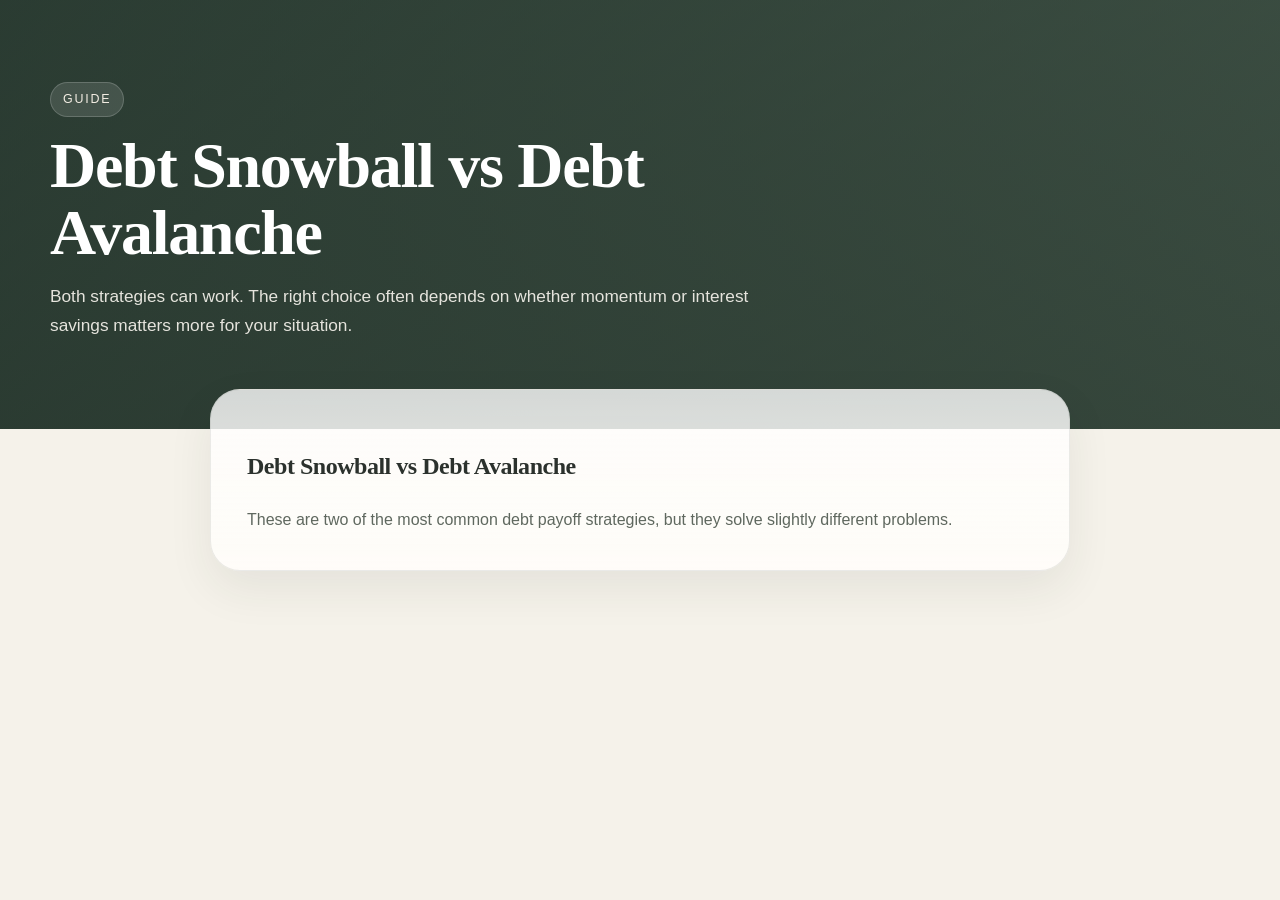
<file: snowball-vs-avalanche.html>
<!DOCTYPE html><html lang="en"><head><meta charset="UTF-8" /><meta name="viewport" content="width=device-width, initial-scale=1.0" /><title>Debt Snowball vs Debt Avalanche | Debt Payoff Toolkit</title><meta name="description" content="Compare debt snowball and debt avalanche strategies in plain language." /><link rel="icon" type="image/svg+xml" href="assets/favicon.svg" /><link rel="stylesheet" href="styles.css" /></head><body><header class="site-header"><div class="container"><div class="hero"><span class="eyebrow">Guide</span><h1>Debt Snowball vs Debt Avalanche</h1><p class="hero-subtitle">Both strategies can work. The right choice often depends on whether momentum or interest savings matters more for your situation.</p></div></div></header><main class="page-shell"><div class="container article-layout"><section class="page-hero"><h1>Debt Snowball vs Debt Avalanche</h1><p>These are two of the most common debt payoff strategies, but they solve slightly different problems.</p></section></div></main></body></html>
</file>
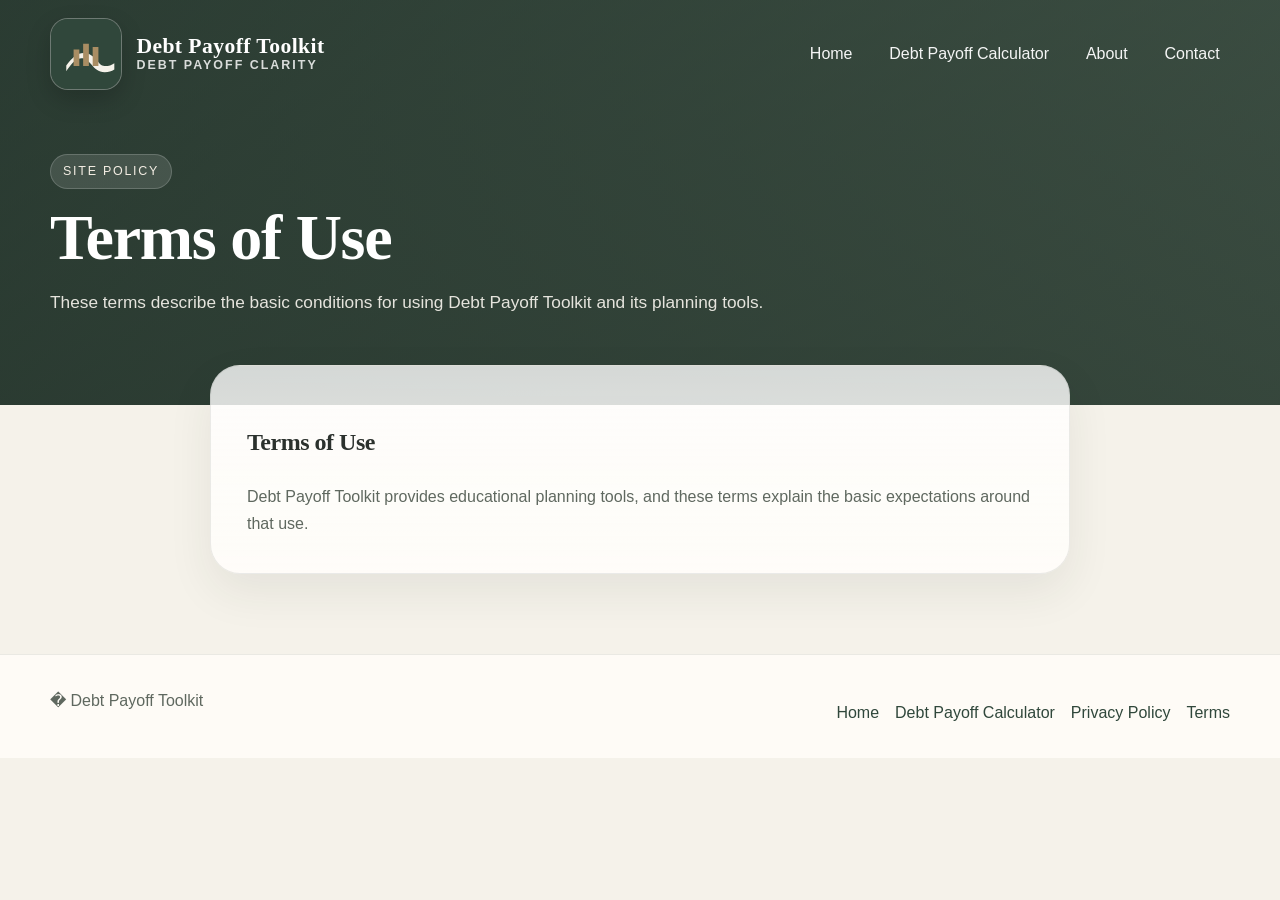
<file: terms.html>
<!DOCTYPE html>
<html lang="en">
<head><meta charset="UTF-8" /><meta name="viewport" content="width=device-width, initial-scale=1.0" /><title>Terms of Use | Debt Payoff Toolkit</title><meta name="description" content="Terms of Use for Debt Payoff Toolkit." /><link rel="icon" type="image/svg+xml" href="assets/favicon.svg" /><link rel="stylesheet" href="styles.css" /><script src="scripts.js" defer></script></head>
<body><header class="site-header"><div class="container"><div class="topbar"><a class="brand" href="index.html" aria-label="Debt Payoff Toolkit home"><img class="brand-logo" src="assets/debtpayofftoolkit-logo.svg" alt="Debt Payoff Toolkit logo" /><span class="brand-copy"><span class="brand-name">Debt Payoff Toolkit</span><span class="brand-tag">Debt payoff clarity</span></span></a><nav class="nav"><a href="index.html">Home</a><a href="debt-payoff-calculator.html">Debt Payoff Calculator</a><a href="about.html">About</a><a href="contact.html">Contact</a></nav></div><div class="hero"><span class="eyebrow">Site policy</span><h1>Terms of Use</h1><p class="hero-subtitle">These terms describe the basic conditions for using Debt Payoff Toolkit and its planning tools.</p></div></div></header><main class="page-shell"><div class="container article-layout"><section class="page-hero"><h1>Terms of Use</h1><p>Debt Payoff Toolkit provides educational planning tools, and these terms explain the basic expectations around that use.</p></section></div></main><footer class="site-footer"><div class="container"><div>� Debt Payoff Toolkit</div><div class="footer-links"><a href="index.html">Home</a><a href="debt-payoff-calculator.html">Debt Payoff Calculator</a><a href="privacy.html">Privacy Policy</a><a href="terms.html">Terms</a></div></div></footer></body></html>
</file>
<file: styles.css>
:root {
  --bg: #f5f2ea;
  --surface: #fffdf9;
  --surface-2: #f0ede4;
  --text: #2b312d;
  --muted: #5f685f;
  --primary: #4d6a57;
  --primary-dark: #30473b;
  --accent: #a98d63;
  --border: #d6dbd0;
  --shadow: 0 18px 45px rgba(37, 47, 40, 0.08);
}
* { box-sizing: border-box; }
html { scroll-behavior: smooth; }
body { margin: 0; font-family: Arial, Helvetica, sans-serif; background: var(--bg); color: var(--text); line-height: 1.7; }
img { max-width: 100%; display: block; }
a { color: var(--primary-dark); text-decoration: none; }
a:hover { text-decoration: underline; }
.container { width: min(1180px, calc(100% - 2rem)); margin: 0 auto; }
.site-header { color: white; padding: 1.1rem 0 4.5rem; background: linear-gradient(rgba(31,45,37,.58), rgba(31,45,37,.7)), linear-gradient(135deg, rgba(48,71,59,.95), rgba(77,106,87,.82)), url('https://images.unsplash.com/photo-1554224155-8d04cb21cd6c?auto=format&fit=crop&w=1600&q=80') center/cover no-repeat; }
.topbar { display: flex; justify-content: space-between; align-items: center; gap: 1rem; flex-wrap: wrap; }
.brand { display: inline-flex; align-items: center; gap: .9rem; color: white; font-weight: 700; }
.brand-logo { width: 72px; height: 72px; object-fit: cover; border-radius: 18px; border: 1px solid rgba(255,255,255,.22); background: rgba(255,255,255,.12); box-shadow: 0 10px 24px rgba(0,0,0,.18); }
.brand-copy { display: flex; flex-direction: column; line-height: 1.1; }
.brand-name { font-family: Georgia, 'Times New Roman', serif; font-size: 1.35rem; letter-spacing: .02em; }
.brand-tag { font-size: .78rem; text-transform: uppercase; letter-spacing: .16em; opacity: .82; }
.nav { display: flex; gap: 1rem; flex-wrap: wrap; }
.nav a { color: rgba(255,255,255,.95); padding: .45rem .65rem; border-radius: 999px; }
.nav a:hover { text-decoration: none; background: rgba(255,255,255,.1); }
.hero { padding: 4rem 0 0; max-width: 760px; }
.eyebrow { display: inline-block; margin-bottom: 1rem; padding: .38rem .75rem; border-radius: 999px; background: rgba(255,255,255,.12); border: 1px solid rgba(255,255,255,.18); color: #f3ede3; font-size: .78rem; letter-spacing: .14em; text-transform: uppercase; }
.hero h1, .page-hero h1, .section h2, .card h2, .card h3 { font-family: Georgia, 'Times New Roman', serif; letter-spacing: -.02em; }
.hero h1 { font-size: clamp(2.7rem, 5vw, 4.7rem); line-height: 1.04; margin: 0 0 1rem; }
.hero p { max-width: 740px; margin: 0 0 1rem; font-size: 1.08rem; color: rgba(249,246,239,.9); }
.hero-subtitle { font-size: 1.18rem; color: #f4ede2; margin-bottom: 1rem; }
.hero-panel { margin-top: 2rem; display: inline-block; padding: 1rem 1.15rem; background: rgba(255,253,249,.12); border: 1px solid rgba(255,255,255,.16); border-radius: 18px; backdrop-filter: blur(8px); }
.hero-actions { display: flex; gap: .75rem; flex-wrap: wrap; margin-top: 1.5rem; }
.button { display: inline-block; background: var(--surface); color: var(--primary-dark); border: 1px solid rgba(255,255,255,.6); padding: .9rem 1.2rem; border-radius: 999px; font-weight: 700; box-shadow: 0 10px 24px rgba(0,0,0,.08); }
.button.secondary { background: transparent; color: white; border-color: rgba(255,255,255,.35); }
main { padding: 2.5rem 0 5rem; }
.page-shell { margin-top: -2.5rem; }
.grid { display: grid; grid-template-columns: repeat(auto-fit, minmax(240px, 1fr)); gap: 1.25rem; }
.card { background: var(--surface); border: 1px solid rgba(89,102,91,.12); border-radius: 24px; padding: 1.5rem; box-shadow: var(--shadow); }
.card p { color: var(--muted); }
.feature-card { background: linear-gradient(180deg, rgba(255,255,255,.98), rgba(248,244,236,.95)); }
.section { margin: 2rem 0; }
.section h2 { margin-bottom: .75rem; font-size: clamp(1.7rem, 3vw, 2.4rem); }
.lead { color: var(--muted); max-width: 850px; font-size: 1.04rem; }
.page-hero { background: linear-gradient(180deg, rgba(255,255,255,.8), rgba(255,253,249,.92)); border: 1px solid rgba(89,102,91,.12); border-radius: 30px; box-shadow: var(--shadow); padding: 2.25rem; margin-top: -2.5rem; }
.page-hero p { color: var(--muted); margin-bottom: 0; }
.calculator-layout { display: grid; grid-template-columns: 1.12fr .88fr; gap: 1.35rem; align-items: start; }
.input-grid { display: grid; grid-template-columns: repeat(auto-fit, minmax(220px, 1fr)); gap: 1rem; }
label { display: block; font-weight: 700; margin-bottom: .45rem; color: var(--primary-dark); }
input { width: 100%; padding: .92rem .95rem; border-radius: 14px; border: 1px solid var(--border); font-size: 1rem; background: #fffefb; color: var(--text); }
.actions { margin-top: 1rem; display: flex; gap: .75rem; flex-wrap: wrap; }
button { background: var(--primary); color: white; border: none; border-radius: 999px; padding: .86rem 1.1rem; font-weight: 700; cursor: pointer; box-shadow: 0 10px 22px rgba(48,71,59,.18); }
button.secondary { background: var(--surface-2); color: var(--text); border: 1px solid var(--border); box-shadow: none; }
.result-box { background: linear-gradient(180deg, #fffefc, #f8f4ec); border: 1px solid rgba(89,102,91,.12); border-radius: 24px; padding: 1.5rem; box-shadow: var(--shadow); position: sticky; top: 1rem; }
.result-label { color: var(--muted); font-size: .95rem; text-transform: uppercase; letter-spacing: .08em; }
.result-value { font-size: clamp(2.1rem, 4vw, 3.2rem); font-weight: 700; color: var(--primary-dark); margin: .45rem 0 .95rem; font-family: Georgia, 'Times New Roman', serif; }
.small-note, .muted { color: var(--muted); }
ul.checklist { padding-left: 1.2rem; }
ul.checklist li { margin-bottom: .55rem; }
.stat-grid { display: grid; grid-template-columns: repeat(auto-fit, minmax(180px, 1fr)); gap: 1rem; }
.stat { background: var(--surface); border: 1px solid rgba(89,102,91,.1); border-radius: 20px; padding: 1.2rem; box-shadow: var(--shadow); }
.stat-label { color: var(--muted); font-size: .82rem; text-transform: uppercase; letter-spacing: .12em; }
.stat-value { margin-top: .35rem; font-size: 1.7rem; font-family: Georgia, 'Times New Roman', serif; color: var(--primary-dark); }
.site-footer { border-top: 1px solid rgba(89,102,91,.12); background: rgba(255,253,249,.88); padding: 2rem 0; color: var(--muted); }
.site-footer .container { display: flex; justify-content: space-between; align-items: flex-start; gap: 1rem; flex-wrap: wrap; }
.footer-links { display: flex; gap: 1rem; flex-wrap: wrap; margin-top: .75rem; }
.table-like { display: grid; gap: .75rem; }
.table-row { padding: .95rem 1rem; background: rgba(77,106,87,.06); border: 1px solid rgba(77,106,87,.08); border-radius: 14px; }
.notice { padding: 1.1rem; border-left: 4px solid var(--accent); background: #f7f1e7; border-radius: 14px; }
.article-layout { max-width: 860px; }
@media (max-width: 900px) { .calculator-layout { grid-template-columns: 1fr; } .hero { padding-top: 3rem; } .result-box { position: static; } }
@media (max-width: 640px) { .topbar { flex-direction: column; align-items: flex-start; } .nav { gap: .45rem; } .nav a { padding: .35rem .55rem; font-size: .92rem; } .brand-copy { display: none; } .brand-logo { width: 60px; height: 60px; } .page-hero { padding: 1.5rem; } .hero h1 { font-size: 2.35rem; } .site-footer .container { flex-direction: column; } }
</file>
